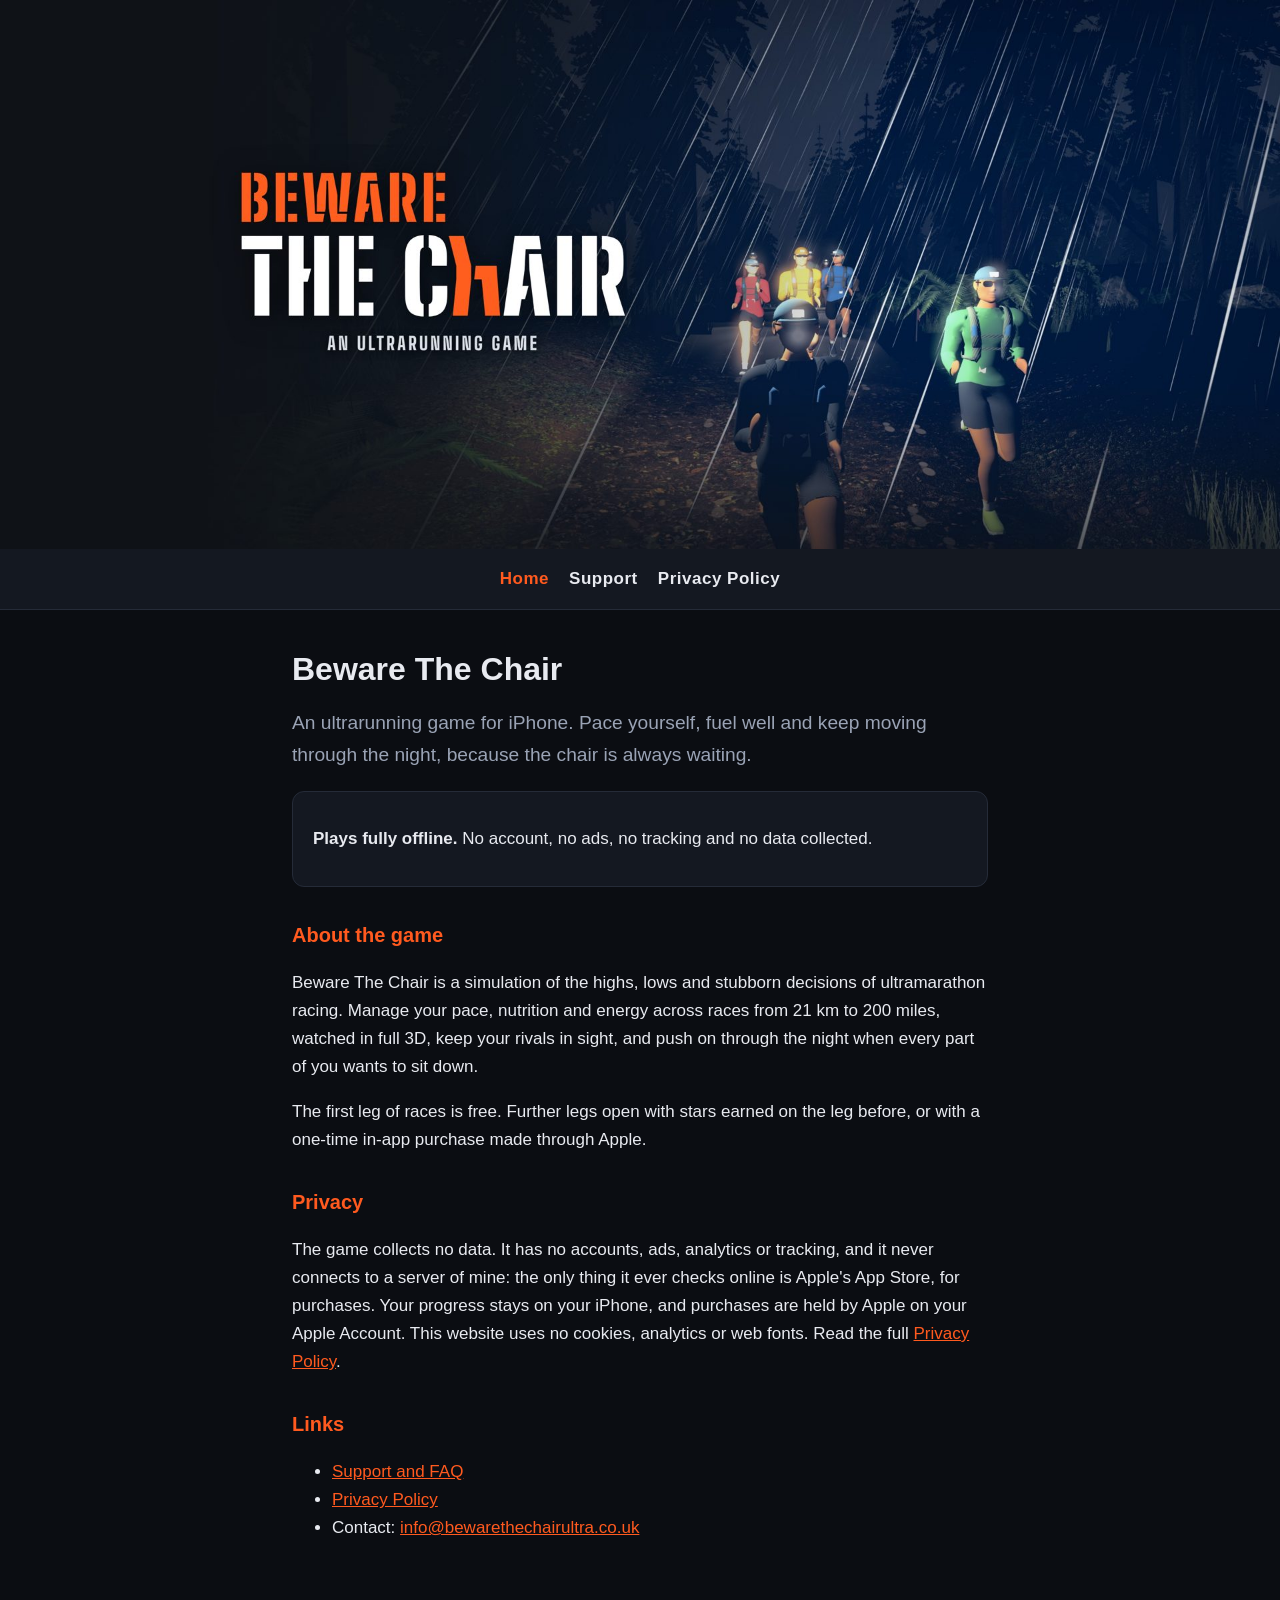
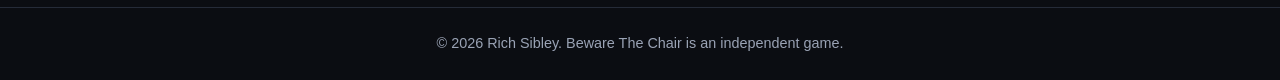
<file: index.html>
<!DOCTYPE html>
<html lang="en-GB">
<head>
<meta charset="utf-8">
<meta name="viewport" content="width=device-width, initial-scale=1">
<title>Beware The Chair – An Ultrarunning Game</title>
<meta name="description" content="Beware The Chair is an ultrarunning game for iPhone. Pace, fuel and survive the night. Plays fully offline, with no accounts, ads or tracking.">
<link rel="stylesheet" href="style.css">
</head>
<body>
<header class="hero">
<img src="header.jpg" alt="Beware The Chair – an ultrarunning game. Runners with head torches on a rainy forest trail at night." width="1920" height="823">
</header>
<nav aria-label="Main">
<a href="index.html" aria-current="page">Home</a>
<a href="support.html">Support</a>
<a href="privacy.html">Privacy Policy</a>
</nav>
<main>
<h1>Beware The Chair</h1>
<p class="lede">An ultrarunning game for iPhone. Pace yourself, fuel well and keep moving through the night, because the chair is always waiting.</p>

<div class="card">
<p><strong>Plays fully offline.</strong> No account, no ads, no tracking and no data collected.</p>
</div>

<h2>About the game</h2>
<p>Beware The Chair is a simulation of the highs, lows and stubborn decisions of ultramarathon racing. Manage your pace, nutrition and energy across races from 21 km to 200 miles, watched in full 3D, keep your rivals in sight, and push on through the night when every part of you wants to sit down.</p>
<p>The first leg of races is free. Further legs open with stars earned on the leg before, or with a one-time in-app purchase made through Apple.</p>

<h2>Privacy</h2>
<p>The game collects no data. It has no accounts, ads, analytics or tracking, and it never connects to a server of mine: the only thing it ever checks online is Apple's App Store, for purchases. Your progress stays on your iPhone, and purchases are held by Apple on your Apple Account. This website uses no cookies, analytics or web fonts. Read the full <a href="privacy.html">Privacy Policy</a>.</p>

<h2>Links</h2>
<ul>
<li><a href="support.html">Support and FAQ</a></li>
<li><a href="privacy.html">Privacy Policy</a></li>
<li>Contact: <a href="mailto:info@bewarethechairultra.co.uk">info@bewarethechairultra.co.uk</a></li>
</ul>
</main>
<footer>&copy; 2026 Rich Sibley. Beware The Chair is an independent game.</footer>
</body>
</html>
</file>
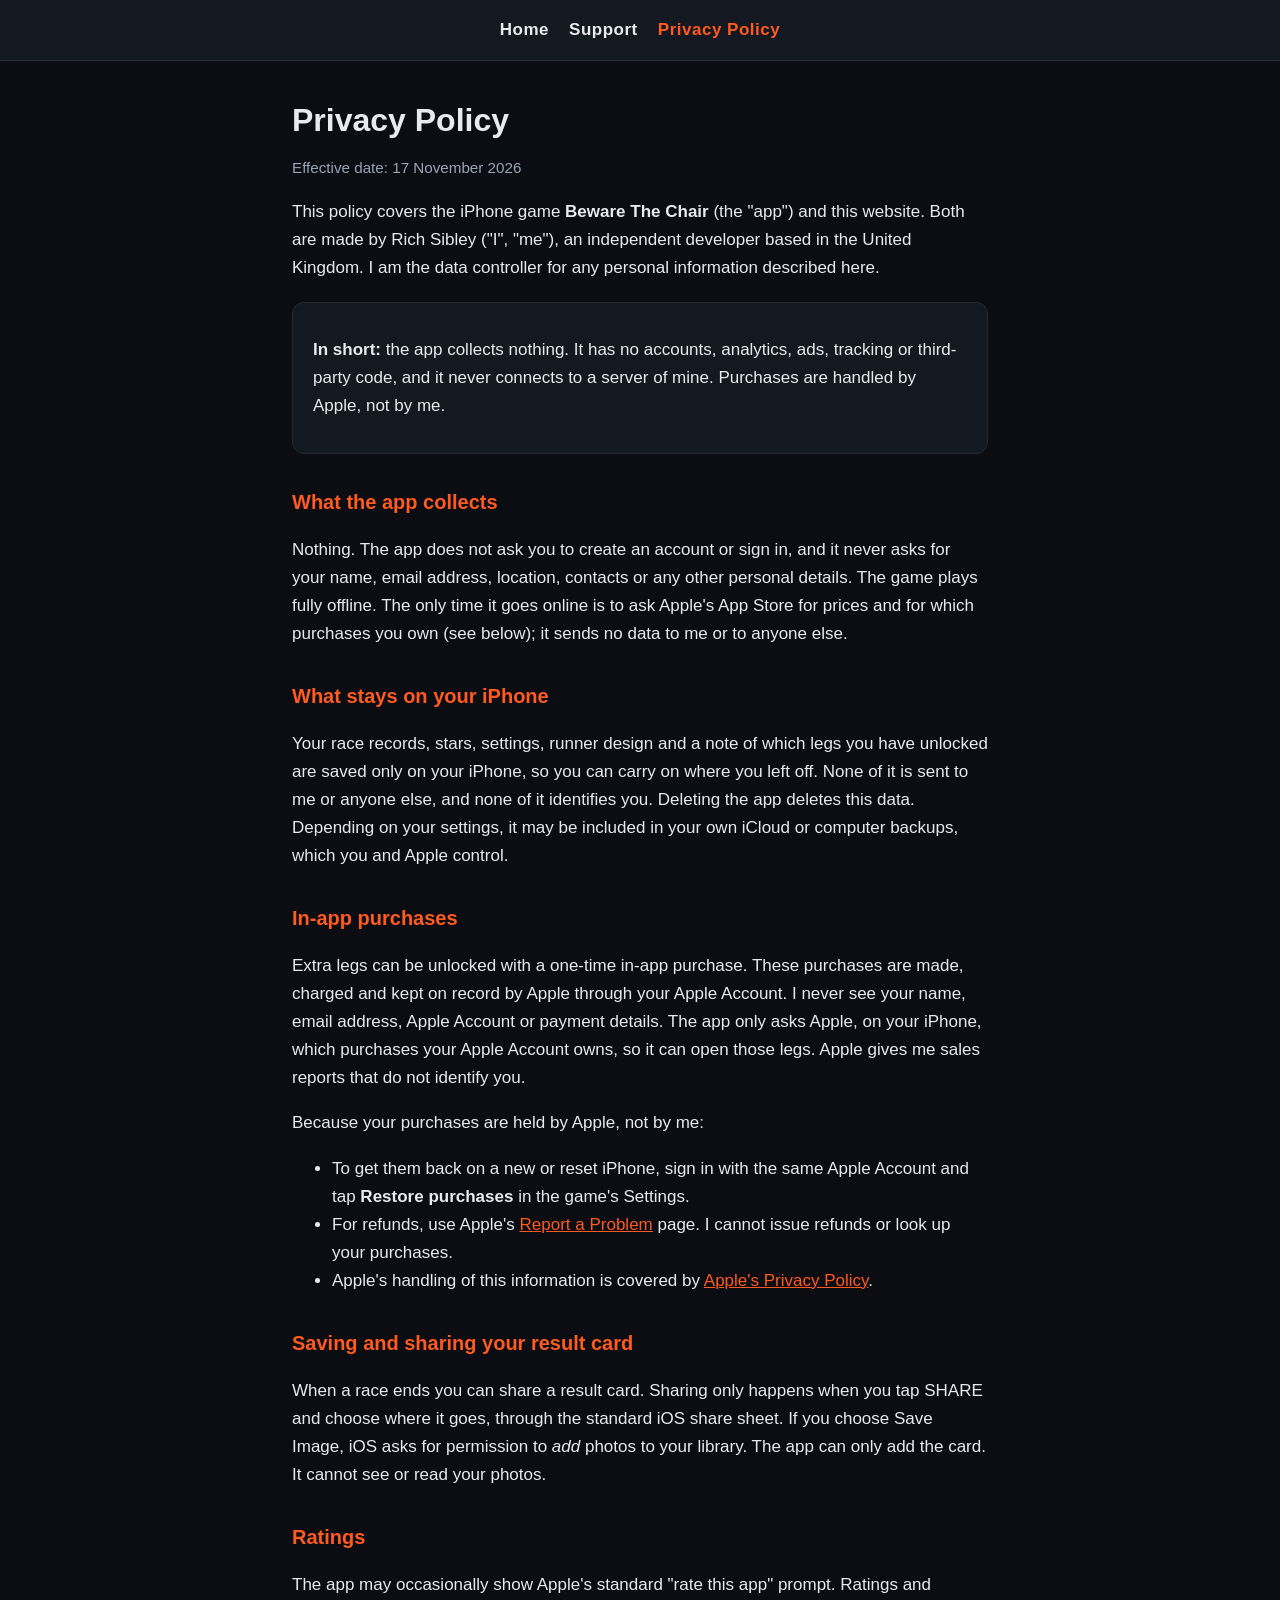
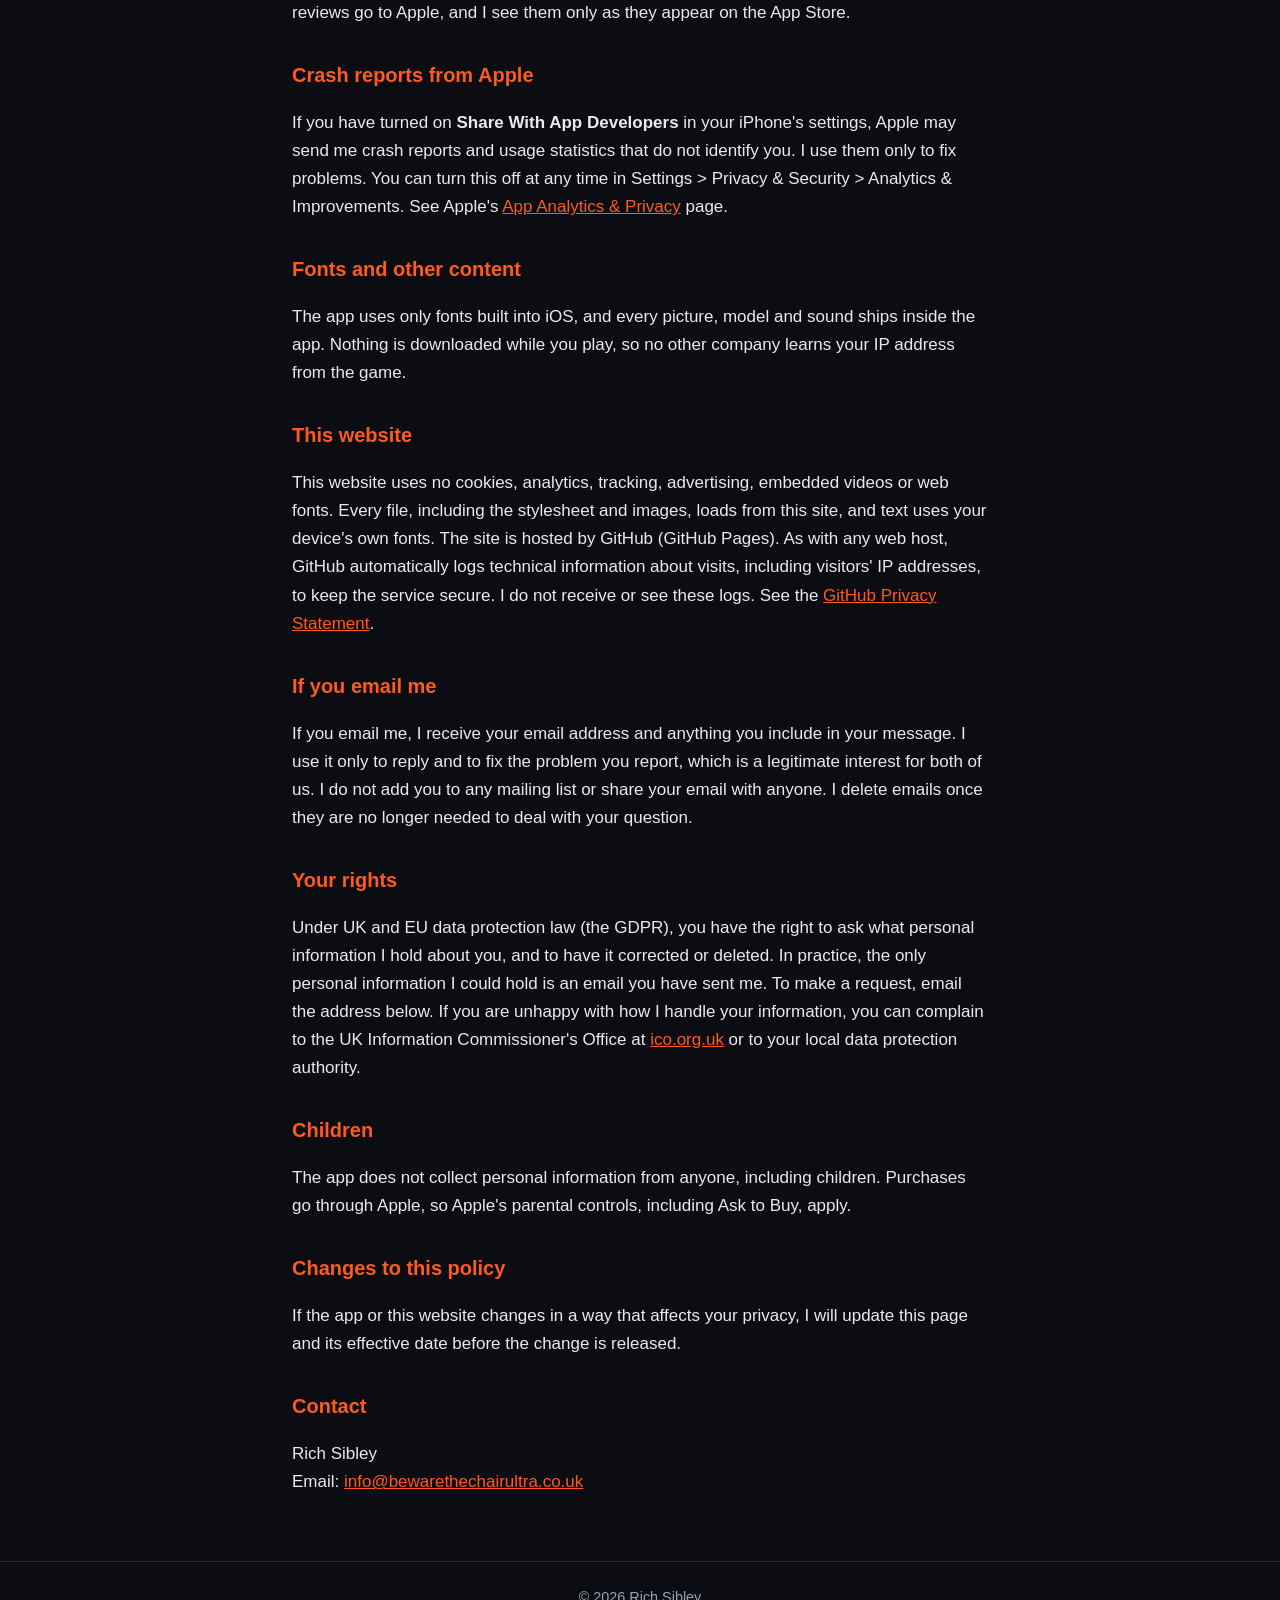
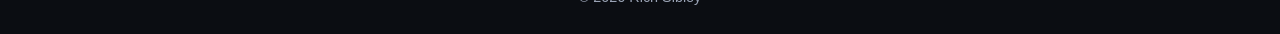
<file: privacy.html>
<!DOCTYPE html>
<html lang="en-GB">
<head>
<meta charset="utf-8">
<meta name="viewport" content="width=device-width, initial-scale=1">
<title>Privacy Policy – Beware The Chair</title>
<meta name="description" content="Privacy Policy for Beware The Chair. The app collects no personal data.">
<link rel="stylesheet" href="style.css">
</head>
<body>
<nav aria-label="Main">
<a href="index.html">Home</a>
<a href="support.html">Support</a>
<a href="privacy.html" aria-current="page">Privacy Policy</a>
</nav>
<main>
<h1>Privacy Policy</h1>
<p class="muted">Effective date: 17 November 2026</p>

<p>This policy covers the iPhone game <strong>Beware The Chair</strong> (the "app") and this website. Both are made by Rich Sibley ("I", "me"), an independent developer based in the United Kingdom. I am the data controller for any personal information described here.</p>

<div class="card">
<p><strong>In short:</strong> the app collects nothing. It has no accounts, analytics, ads, tracking or third-party code, and it never connects to a server of mine. Purchases are handled by Apple, not by me.</p>
</div>

<h2>What the app collects</h2>
<p>Nothing. The app does not ask you to create an account or sign in, and it never asks for your name, email address, location, contacts or any other personal details. The game plays fully offline. The only time it goes online is to ask Apple's App Store for prices and for which purchases you own (see below); it sends no data to me or to anyone else.</p>

<h2>What stays on your iPhone</h2>
<p>Your race records, stars, settings, runner design and a note of which legs you have unlocked are saved only on your iPhone, so you can carry on where you left off. None of it is sent to me or anyone else, and none of it identifies you. Deleting the app deletes this data. Depending on your settings, it may be included in your own iCloud or computer backups, which you and Apple control.</p>

<h2>In-app purchases</h2>
<p>Extra legs can be unlocked with a one-time in-app purchase. These purchases are made, charged and kept on record by Apple through your Apple Account. I never see your name, email address, Apple Account or payment details. The app only asks Apple, on your iPhone, which purchases your Apple Account owns, so it can open those legs. Apple gives me sales reports that do not identify you.</p>
<p>Because your purchases are held by Apple, not by me:</p>
<ul>
<li>To get them back on a new or reset iPhone, sign in with the same Apple Account and tap <strong>Restore purchases</strong> in the game's Settings.</li>
<li>For refunds, use Apple's <a href="https://reportaproblem.apple.com">Report a Problem</a> page. I cannot issue refunds or look up your purchases.</li>
<li>Apple's handling of this information is covered by <a href="https://www.apple.com/legal/privacy/">Apple's Privacy Policy</a>.</li>
</ul>

<h2>Saving and sharing your result card</h2>
<p>When a race ends you can share a result card. Sharing only happens when you tap SHARE and choose where it goes, through the standard iOS share sheet. If you choose Save Image, iOS asks for permission to <em>add</em> photos to your library. The app can only add the card. It cannot see or read your photos.</p>

<h2>Ratings</h2>
<p>The app may occasionally show Apple's standard "rate this app" prompt. Ratings and reviews go to Apple, and I see them only as they appear on the App Store.</p>

<h2>Crash reports from Apple</h2>
<p>If you have turned on <strong>Share With App Developers</strong> in your iPhone's settings, Apple may send me crash reports and usage statistics that do not identify you. I use them only to fix problems. You can turn this off at any time in Settings &gt; Privacy &amp; Security &gt; Analytics &amp; Improvements. See Apple's <a href="https://www.apple.com/legal/privacy/data/en/app-analytics/">App Analytics &amp; Privacy</a> page.</p>

<h2>Fonts and other content</h2>
<p>The app uses only fonts built into iOS, and every picture, model and sound ships inside the app. Nothing is downloaded while you play, so no other company learns your IP address from the game.</p>

<h2>This website</h2>
<p>This website uses no cookies, analytics, tracking, advertising, embedded videos or web fonts. Every file, including the stylesheet and images, loads from this site, and text uses your device's own fonts. The site is hosted by GitHub (GitHub Pages). As with any web host, GitHub automatically logs technical information about visits, including visitors' IP addresses, to keep the service secure. I do not receive or see these logs. See the <a href="https://docs.github.com/en/site-policy/privacy-policies/github-general-privacy-statement">GitHub Privacy Statement</a>.</p>

<h2>If you email me</h2>
<p>If you email me, I receive your email address and anything you include in your message. I use it only to reply and to fix the problem you report, which is a legitimate interest for both of us. I do not add you to any mailing list or share your email with anyone. I delete emails once they are no longer needed to deal with your question.</p>

<h2>Your rights</h2>
<p>Under UK and EU data protection law (the GDPR), you have the right to ask what personal information I hold about you, and to have it corrected or deleted. In practice, the only personal information I could hold is an email you have sent me. To make a request, email the address below. If you are unhappy with how I handle your information, you can complain to the UK Information Commissioner's Office at <a href="https://ico.org.uk">ico.org.uk</a> or to your local data protection authority.</p>

<h2>Children</h2>
<p>The app does not collect personal information from anyone, including children. Purchases go through Apple, so Apple's parental controls, including Ask to Buy, apply.</p>

<h2>Changes to this policy</h2>
<p>If the app or this website changes in a way that affects your privacy, I will update this page and its effective date before the change is released.</p>

<h2>Contact</h2>
<p>Rich Sibley<br>Email: <a href="mailto:info@bewarethechairultra.co.uk">info@bewarethechairultra.co.uk</a></p>
</main>
<footer>&copy; 2026 Rich Sibley</footer>
</body>
</html>
</file>
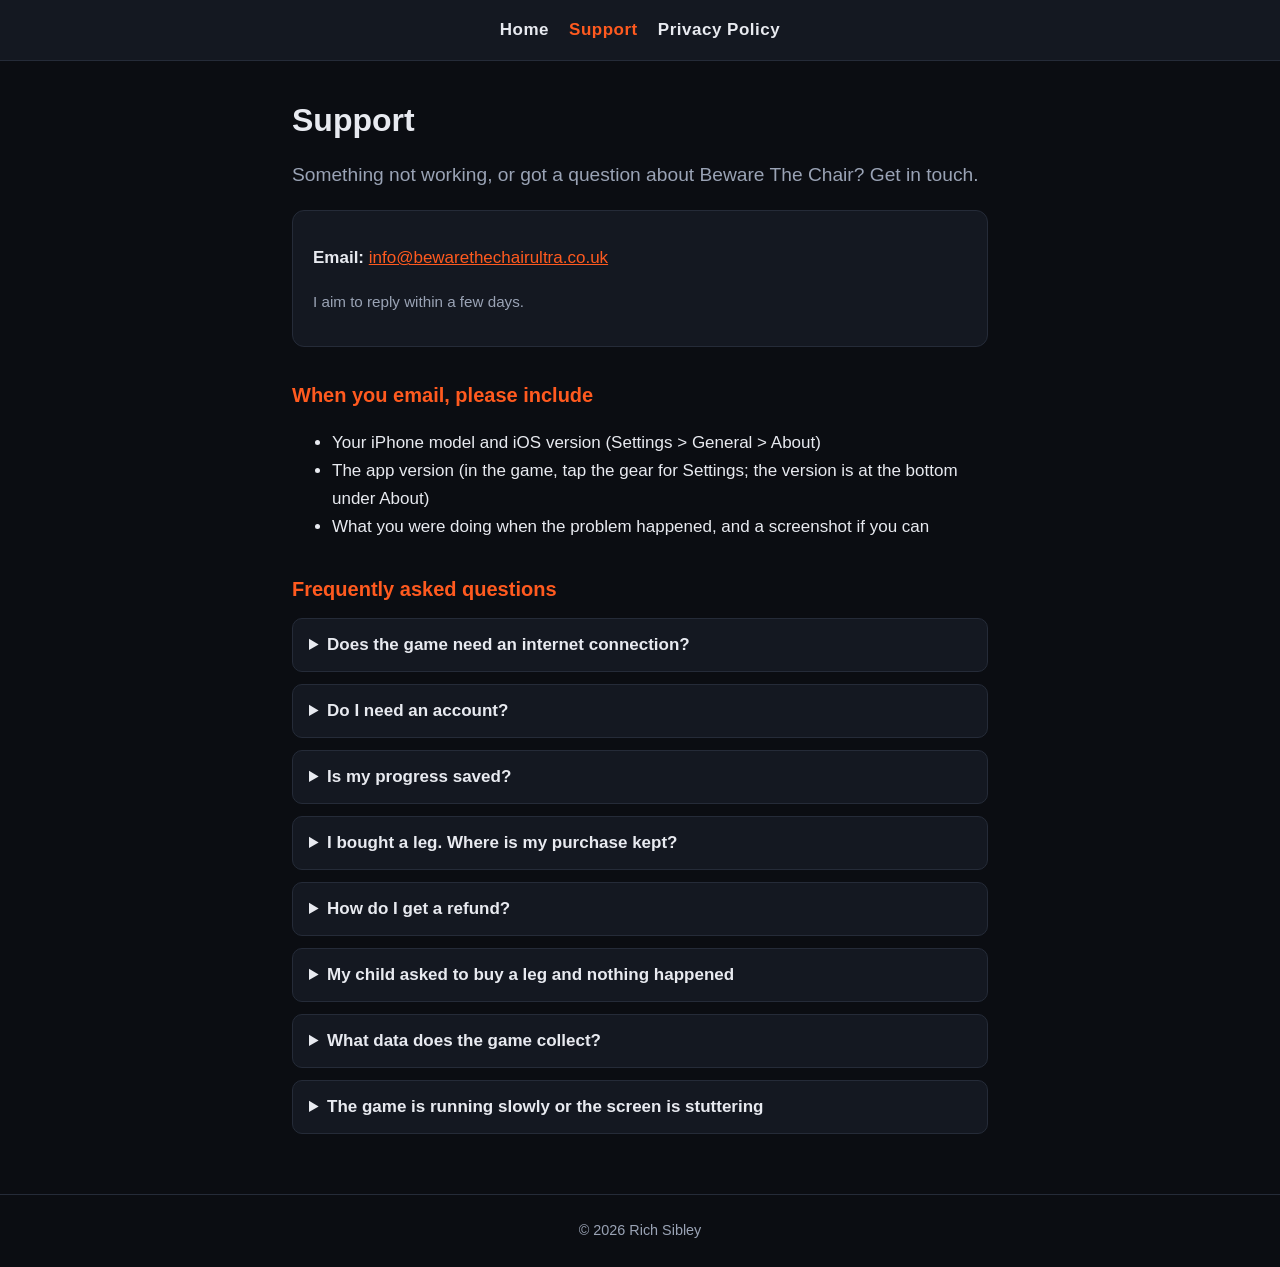
<file: support.html>
<!DOCTYPE html>
<html lang="en-GB">
<head>
<meta charset="utf-8">
<meta name="viewport" content="width=device-width, initial-scale=1">
<title>Support – Beware The Chair</title>
<meta name="description" content="Support and frequently asked questions for Beware The Chair.">
<link rel="stylesheet" href="style.css">
</head>
<body>
<nav aria-label="Main">
<a href="index.html">Home</a>
<a href="support.html" aria-current="page">Support</a>
<a href="privacy.html">Privacy Policy</a>
</nav>
<main>
<h1>Support</h1>
<p class="lede">Something not working, or got a question about Beware The Chair? Get in touch.</p>

<div class="card">
<p><strong>Email:</strong> <a href="mailto:info@bewarethechairultra.co.uk">info@bewarethechairultra.co.uk</a></p>
<p class="muted">I aim to reply within a few days.</p>
</div>

<h2>When you email, please include</h2>
<ul>
<li>Your iPhone model and iOS version (Settings &gt; General &gt; About)</li>
<li>The app version (in the game, tap the gear for Settings; the version is at the bottom under About)</li>
<li>What you were doing when the problem happened, and a screenshot if you can</li>
</ul>

<h2>Frequently asked questions</h2>

<details>
<summary>Does the game need an internet connection?</summary>
<p>No. Beware The Chair plays fully offline.</p>
</details>

<details>
<summary>Do I need an account?</summary>
<p>No. There are no accounts or sign-ins.</p>
</details>

<details>
<summary>Is my progress saved?</summary>
<p>Yes, on your iPhone only. Deleting the app also deletes your records and stars, so keep your iPhone backed up if you want to move them to a new phone. Purchases are not lost: see below.</p>
</details>

<details>
<summary>I bought a leg. Where is my purchase kept?</summary>
<p>With Apple, on your Apple Account. I never see your purchases or payment details. On a new or reset iPhone, sign in with the same Apple Account, open the game's Settings (the gear) and tap <strong>Restore purchases</strong>.</p>
</details>

<details>
<summary>How do I get a refund?</summary>
<p>Refunds are handled by Apple. Use Apple's <a href="https://reportaproblem.apple.com">Report a Problem</a> page. I can't issue refunds or see who has bought what.</p>
</details>

<details>
<summary>My child asked to buy a leg and nothing happened</summary>
<p>With Ask to Buy, the leg opens by itself once the purchase is approved on the parent's device. Until then the game shows "Waiting for approval".</p>
</details>

<details>
<summary>What data does the game collect?</summary>
<p>None. See the <a href="privacy.html">Privacy Policy</a>.</p>
</details>

<details>
<summary>The game is running slowly or the screen is stuttering</summary>
<p>Close other apps, restart the game, and check that Low Power Mode is off, as it can reduce performance. If it still happens, email me with your iPhone model.</p>
</details>
</main>
<footer>&copy; 2026 Rich Sibley</footer>
</body>
</html>
</file>
<file: style.css>
:root{--bg:#0b0d12;--panel:#141821;--text:#e8eaf0;--muted:#9aa3b5;--accent:#ff5a1f;--line:#252b38}
*{box-sizing:border-box}
html{-webkit-text-size-adjust:100%}
body{margin:0;background:var(--bg);color:var(--text);font:17px/1.65 -apple-system,BlinkMacSystemFont,"Segoe UI",Roboto,Helvetica,Arial,sans-serif}
a{color:var(--accent)}
a:hover{text-decoration:none}
.hero img{display:block;width:100%;height:auto}
nav{display:flex;flex-wrap:wrap;gap:1.25rem;justify-content:center;padding:1rem;background:var(--panel);border-bottom:1px solid var(--line)}
nav a{color:var(--text);text-decoration:none;font-weight:600;letter-spacing:.03em}
nav a:hover,nav a[aria-current="page"]{color:var(--accent)}
main{max-width:46rem;margin:0 auto;padding:2rem 1.25rem 3rem}
h1{font-size:2rem;line-height:1.2;margin:.5rem 0 1rem}
h2{font-size:1.25rem;margin:2rem 0 .5rem;color:var(--accent)}
.lede{font-size:1.2rem;color:var(--muted)}
.card{background:var(--panel);border:1px solid var(--line);border-radius:12px;padding:1rem 1.25rem;margin:1.25rem 0}
.muted{color:var(--muted);font-size:.95rem}
details{background:var(--panel);border:1px solid var(--line);border-radius:10px;padding:.75rem 1rem;margin:.75rem 0}
summary{cursor:pointer;font-weight:600}
footer{border-top:1px solid var(--line);text-align:center;padding:1.5rem 1rem;color:var(--muted);font-size:.9rem}
</file>
